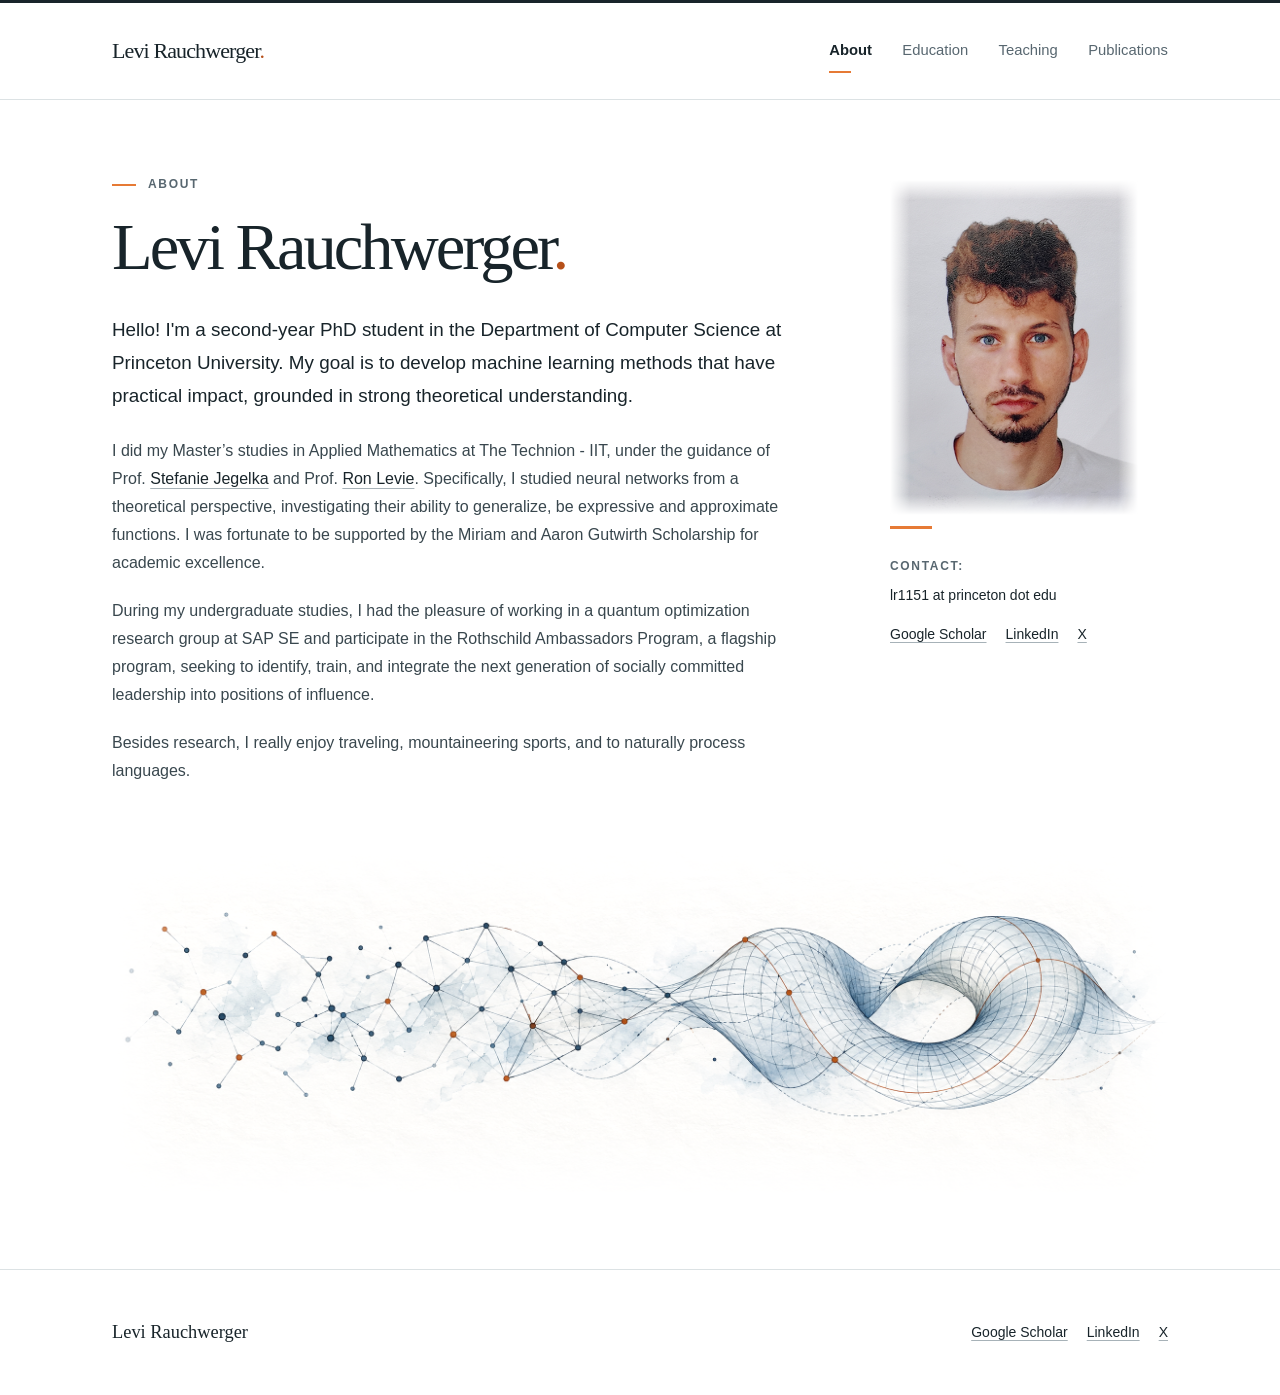
<file: index.html>
<!doctype html>
<html lang="en">
<head>
  <meta charset="utf-8">
  <meta name="viewport" content="width=device-width, initial-scale=1">
  <meta name="description" content="Hello! I'm a second-year PhD student in the Department of Computer Science at Princeton University. My goal is to develop machine learning methods that have practical impact, grounded in strong theoretical understanding.">
  <meta name="theme-color" content="#18242a">
  <title>Levi Rauchwerger</title>
  <link rel="icon" type="image/svg+xml" href="data:image/svg+xml,%3Csvg%20xmlns%3D%22http%3A%2F%2Fwww.w3.org%2F2000%2Fsvg%22%20viewBox%3D%220%200%2064%2064%22%3E%3Crect%20width%3D%2264%22%20height%3D%2264%22%20rx%3D%2212%22%20fill%3D%22%2318242a%22%2F%3E%3Cpath%20d%3D%22M12%2050h40%22%20stroke%3D%22%23e67a35%22%20stroke-width%3D%224%22%2F%3E%3Ctext%20x%3D%2232%22%20y%3D%2240%22%20text-anchor%3D%22middle%22%20font-family%3D%22Georgia%2Cserif%22%20font-size%3D%2230%22%20fill%3D%22white%22%3ELR%3C%2Ftext%3E%3C%2Fsvg%3E">
  <link rel="stylesheet" href="./styles.css?v=portrait-crop-1">
  <link rel="canonical" href="https://levi-rauchwerger.github.io/">
</head>
<body>
  <a class="skip-link" href="#main">Skip to main content</a>
  <header class="site-header">
    <div class="header-inner">
      <a class="wordmark" href="./index.html">Levi Rauchwerger<span aria-hidden="true">.</span></a>
      <nav aria-label="Main navigation"><a href="./index.html" aria-current="page">About</a><a href="./education.html">Education</a><a href="./teaching.html">Teaching</a><a href="./publications.html">Publications</a></nav>
    </div>
  </header>
  <main id="main" class="page about-page" tabindex="-1">
    <div class="about-grid">
      <section class="biography" aria-labelledby="name">
        <div class="section-label">About</div>
        <h1 id="name">Levi<br class="name-break"> Rauchwerger<span class="name-period" aria-hidden="true">.</span></h1>
        <p class="intro" data-source="about-0">Hello! I'm a second-year PhD student in the Department of Computer Science at Princeton University. My goal is to develop machine learning methods that have practical impact, grounded in strong theoretical understanding.</p>
<p class="bio-paragraph" data-source="about-1">I did my Master’s studies in Applied Mathematics at The Technion - IIT, under the guidance of Prof. <a href="https://people.csail.mit.edu/stefje/">Stefanie Jegelka</a> and Prof. <a href="https://sites.google.com/view/ronlevie">Ron Levie</a>. Specifically, I studied neural networks from a theoretical perspective, investigating their ability to generalize, be expressive and approximate functions. I was fortunate to be supported by the Miriam and Aaron Gutwirth Scholarship for academic excellence.</p>
<p class="bio-paragraph" data-source="about-2">During my undergraduate studies, I had the pleasure of working in a quantum optimization research group at SAP SE and participate in the Rothschild Ambassadors Program, a flagship program, seeking to identify, train, and integrate the next generation of socially committed leadership into positions of influence.</p>
<p class="bio-paragraph" data-source="about-3">Besides research, I really enjoy traveling, mountaineering sports, and to naturally process languages.</p>
      </section>
      <aside class="profile" aria-label="Portrait and contact information">
        <div class="portrait-frame"><img class="portrait" src="./portrait.png" alt="Levi Rauchwerger" width="437" height="689" fetchpriority="high"></div>
        <div class="contact"><span class="eyebrow">Contact:</span><a class="email" href="mailto:lr1151@princeton.edu">lr1151 at princeton dot edu</a><div class="social-links"><a href="https://scholar.google.com/citations?user=BbuD-fUAAAAJ&amp;hl=en">Google Scholar</a><a href="https://www.linkedin.com/in/levi-rauchwerger/">LinkedIn</a><a href="https://x.com/levirauchwerger">X</a></div></div>
      </aside>
    </div>
    <figure class="landscape about-landscape"><img src="./graph-geometry.png" alt="Ink and watercolor illustration of a graph network flowing into a curved mathematical surface" width="2172" height="724" loading="lazy"></figure></main>
  <footer class="site-footer"><div class="footer-inner"><a class="footer-name" href="./index.html">Levi Rauchwerger</a><div class="social-links"><a href="https://scholar.google.com/citations?user=BbuD-fUAAAAJ&amp;hl=en">Google Scholar</a><a href="https://www.linkedin.com/in/levi-rauchwerger/">LinkedIn</a><a href="https://x.com/levirauchwerger">X</a></div></div></footer>
</body>
</html>
</file>
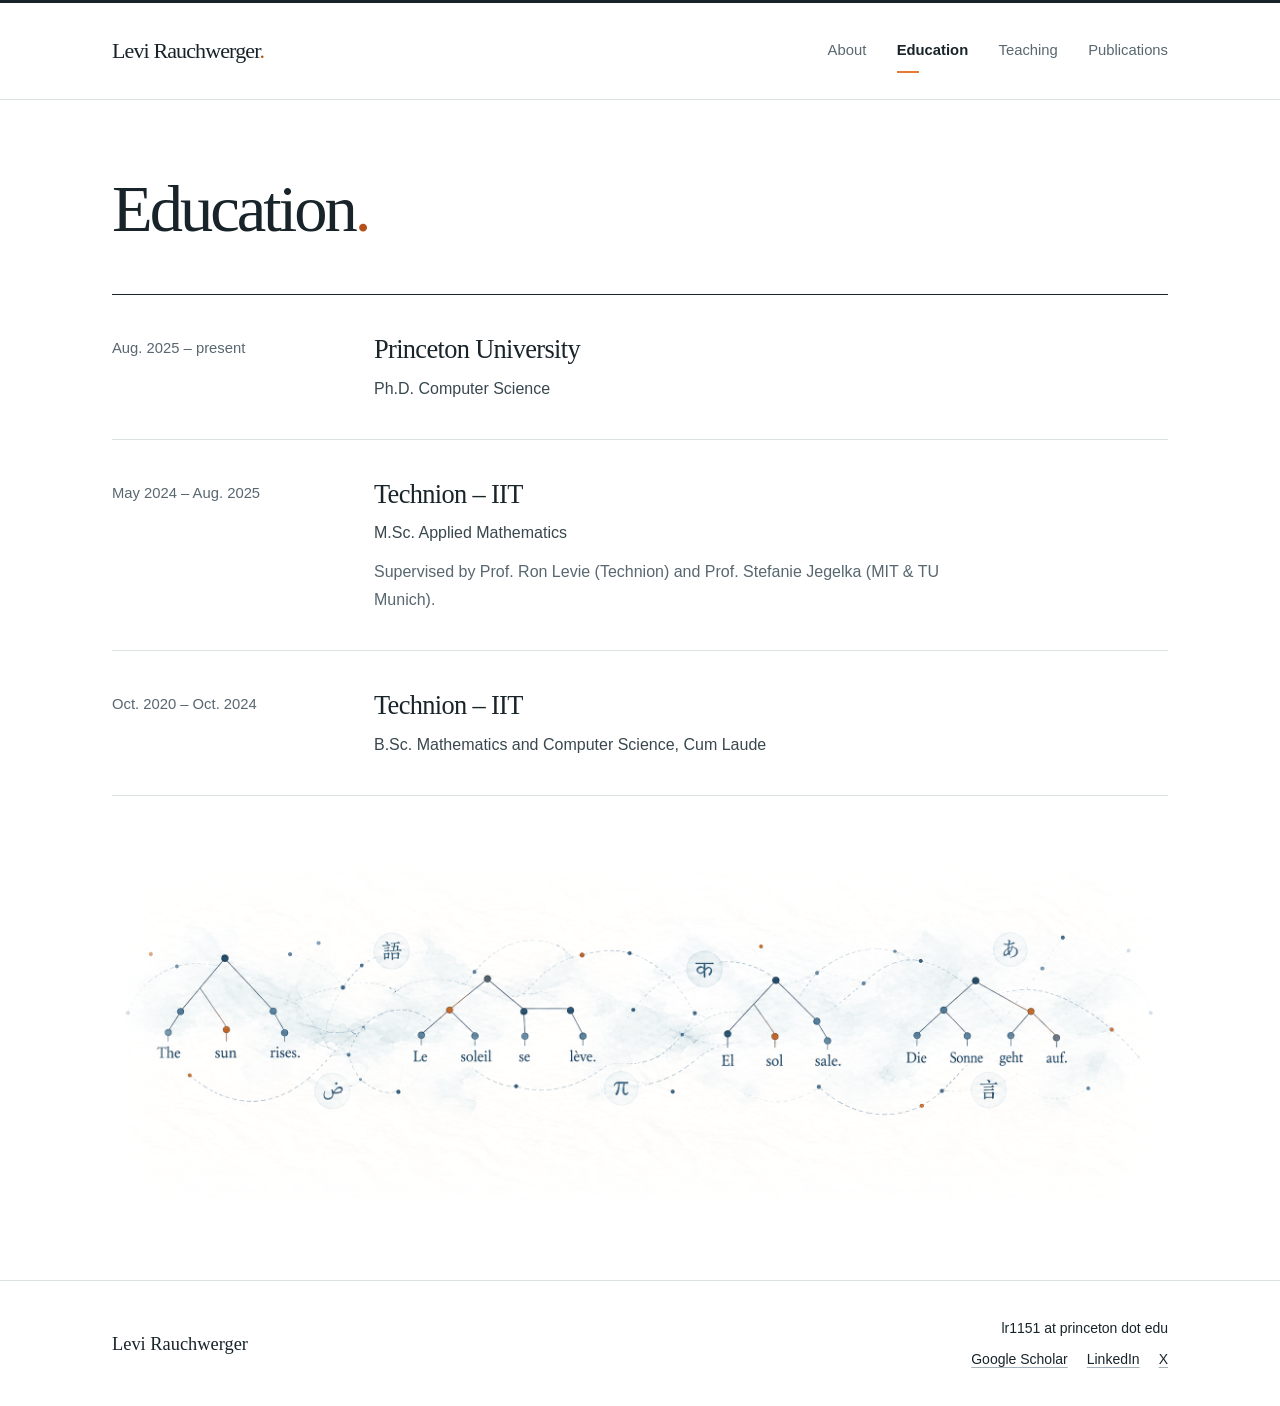
<file: education.html>
<!doctype html>
<html lang="en">
<head>
  <meta charset="utf-8">
  <meta name="viewport" content="width=device-width, initial-scale=1">
  <meta name="description" content="Hello! I'm a second-year PhD student in the Department of Computer Science at Princeton University. My goal is to develop machine learning methods that have practical impact, grounded in strong theoretical understanding.">
  <meta name="theme-color" content="#18242a">
  <title>Education · Levi Rauchwerger</title>
  <link rel="icon" type="image/svg+xml" href="data:image/svg+xml,%3Csvg%20xmlns%3D%22http%3A%2F%2Fwww.w3.org%2F2000%2Fsvg%22%20viewBox%3D%220%200%2064%2064%22%3E%3Crect%20width%3D%2264%22%20height%3D%2264%22%20rx%3D%2212%22%20fill%3D%22%2318242a%22%2F%3E%3Cpath%20d%3D%22M12%2050h40%22%20stroke%3D%22%23e67a35%22%20stroke-width%3D%224%22%2F%3E%3Ctext%20x%3D%2232%22%20y%3D%2240%22%20text-anchor%3D%22middle%22%20font-family%3D%22Georgia%2Cserif%22%20font-size%3D%2230%22%20fill%3D%22white%22%3ELR%3C%2Ftext%3E%3C%2Fsvg%3E">
  <link rel="stylesheet" href="./styles.css?v=portrait-crop-1">
  <link rel="canonical" href="https://levi-rauchwerger.github.io/education.html">
</head>
<body>
  <a class="skip-link" href="#main">Skip to main content</a>
  <header class="site-header">
    <div class="header-inner">
      <a class="wordmark" href="./index.html">Levi Rauchwerger<span aria-hidden="true">.</span></a>
      <nav aria-label="Main navigation"><a href="./index.html">About</a><a href="./education.html" aria-current="page">Education</a><a href="./teaching.html">Teaching</a><a href="./publications.html">Publications</a></nav>
    </div>
  </header>
  <main id="main" class="page education-page" tabindex="-1">
    <div class="page-heading"><h1>Education<span aria-hidden="true">.</span></h1></div>
    <div class="record-list"><article class="record" data-source="education-0"><p class="record-date">Aug. 2025 – present</p><div><h2>Princeton University</h2><p class="degree">Ph.D. Computer Science</p></div></article><article class="record" data-source="education-1"><p class="record-date">May 2024 – Aug. 2025</p><div><h2>Technion – IIT</h2><p class="degree">M.Sc. Applied Mathematics</p><p class="record-detail">Supervised by Prof. Ron Levie (Technion) and Prof. Stefanie Jegelka (MIT &amp; TU Munich).</p></div></article><article class="record" data-source="education-2"><p class="record-date">Oct. 2020 – Oct. 2024</p><div><h2>Technion – IIT</h2><p class="degree">B.Sc. Mathematics and Computer Science, Cum Laude</p></div></article></div><figure class="landscape about-landscape"><img src="./language-structures.png" alt="Ink and watercolor illustration of multilingual symbols connected by branching syntax trees" width="2171" height="724" loading="lazy"></figure></main>
  <footer class="site-footer"><div class="footer-inner"><a class="footer-name" href="./index.html">Levi Rauchwerger</a><div class="contact"><span class="eyebrow">Contact:</span><a class="email" href="mailto:lr1151@princeton.edu">lr1151 at princeton dot edu</a><div class="social-links"><a href="https://scholar.google.com/citations?user=BbuD-fUAAAAJ&amp;hl=en">Google Scholar</a><a href="https://www.linkedin.com/in/levi-rauchwerger/">LinkedIn</a><a href="https://x.com/levirauchwerger">X</a></div></div></div></footer>
</body>
</html>
</file>
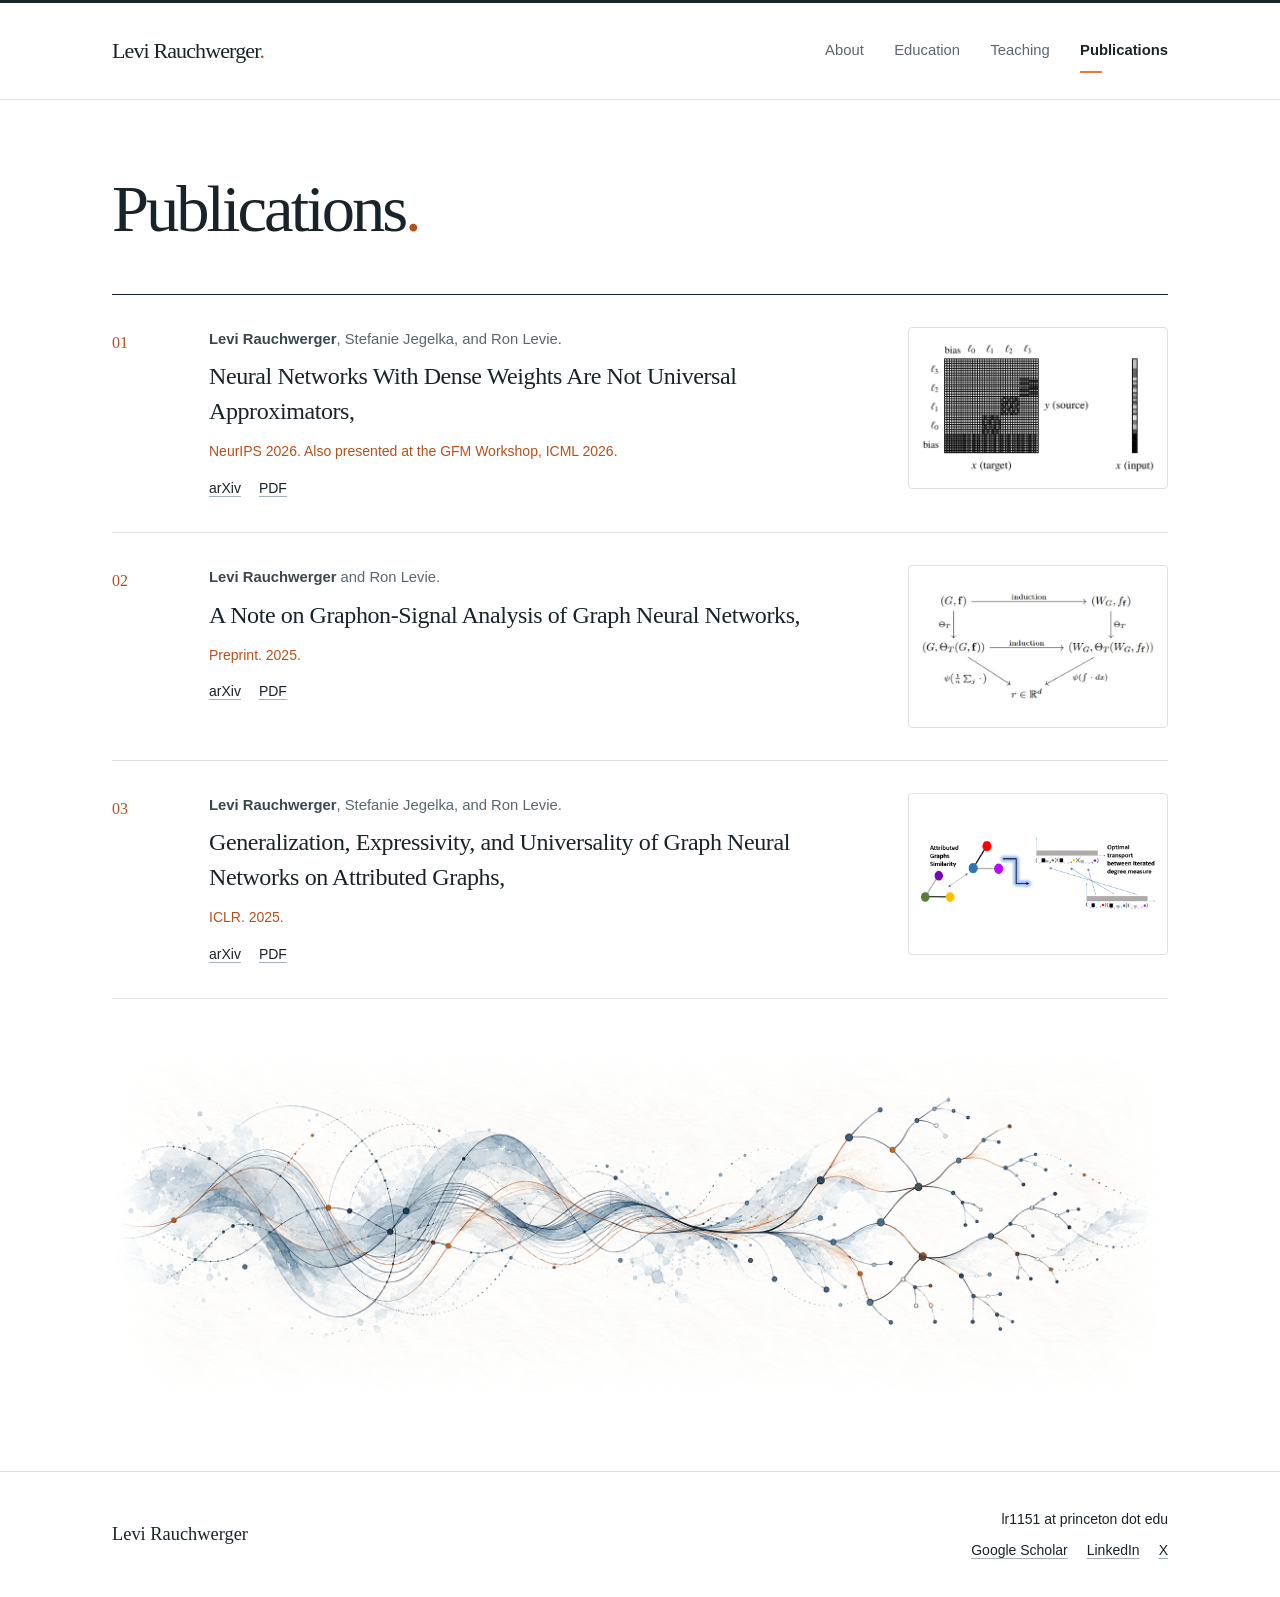
<file: publications.html>
<!doctype html>
<html lang="en">
<head>
  <meta charset="utf-8">
  <meta name="viewport" content="width=device-width, initial-scale=1">
  <meta name="description" content="Hello! I'm a second-year PhD student in the Department of Computer Science at Princeton University. My goal is to develop machine learning methods that have practical impact, grounded in strong theoretical understanding.">
  <meta name="theme-color" content="#18242a">
  <title>Publications · Levi Rauchwerger</title>
  <link rel="icon" type="image/svg+xml" href="data:image/svg+xml,%3Csvg%20xmlns%3D%22http%3A%2F%2Fwww.w3.org%2F2000%2Fsvg%22%20viewBox%3D%220%200%2064%2064%22%3E%3Crect%20width%3D%2264%22%20height%3D%2264%22%20rx%3D%2212%22%20fill%3D%22%2318242a%22%2F%3E%3Cpath%20d%3D%22M12%2050h40%22%20stroke%3D%22%23e67a35%22%20stroke-width%3D%224%22%2F%3E%3Ctext%20x%3D%2232%22%20y%3D%2240%22%20text-anchor%3D%22middle%22%20font-family%3D%22Georgia%2Cserif%22%20font-size%3D%2230%22%20fill%3D%22white%22%3ELR%3C%2Ftext%3E%3C%2Fsvg%3E">
  <link rel="stylesheet" href="./styles.css?v=pub-figures-2">
  <link rel="canonical" href="https://levi-rauchwerger.github.io/publications.html">
</head>
<body>
  <a class="skip-link" href="#main">Skip to main content</a>
  <header class="site-header">
    <div class="header-inner">
      <a class="wordmark" href="./index.html">Levi Rauchwerger<span aria-hidden="true">.</span></a>
      <nav aria-label="Main navigation"><a href="./index.html">About</a><a href="./education.html">Education</a><a href="./teaching.html">Teaching</a><a href="./publications.html" aria-current="page">Publications</a></nav>
    </div>
  </header>
  <main id="main" class="page publications-page" tabindex="-1">
    <div class="page-heading"><h1>Publications<span aria-hidden="true">.</span></h1></div>
    <div class="publication-list"><article class="publication" data-source="publication-0"><div class="publication-number" aria-hidden="true">01</div><p class="citation"><span class="authors"><strong>Levi Rauchwerger</strong>, Stefanie Jegelka, and Ron Levie.</span> <a class="paper-title" href="https://arxiv.org/abs/2602.07618">Neural Networks With Dense Weights Are Not Universal Approximators,</a> <span class="venue">NeurIPS 2026. Also presented at the GFM Workshop, ICML 2026.</span></p><a class="paper-figure" href="https://arxiv.org/abs/2602.07618" tabindex="-1" aria-hidden="true"><img src="./pub-dense-networks.png" alt="" width="1000" height="571" loading="lazy"></a><p class="paper-links"><a href="https://arxiv.org/abs/2602.07618">arXiv</a><a href="https://arxiv.org/pdf/2602.07618">PDF</a></p></article><article class="publication" data-source="publication-1"><div class="publication-number" aria-hidden="true">02</div><p class="citation"><span class="authors"><strong>Levi Rauchwerger</strong> and Ron Levie.</span> <a class="paper-title" href="https://arxiv.org/abs/2508.18564">A Note on Graphon-Signal Analysis of Graph Neural Networks,</a> <span class="venue">Preprint. 2025.</span></p><a class="paper-figure" href="https://arxiv.org/abs/2508.18564" tabindex="-1" aria-hidden="true"><img src="./pub-graphon-note.png?v=2" alt="" width="578" height="277" loading="lazy"></a><p class="paper-links"><a href="https://arxiv.org/abs/2508.18564">arXiv</a><a href="https://arxiv.org/pdf/2508.18564">PDF</a></p></article><article class="publication" data-source="publication-2"><div class="publication-number" aria-hidden="true">03</div><p class="citation"><span class="authors"><strong>Levi Rauchwerger</strong>, Stefanie Jegelka, and Ron Levie.</span> <a class="paper-title" href="https://arxiv.org/abs/2411.05464">Generalization, Expressivity, and Universality of Graph Neural Networks on Attributed Graphs,</a> <span class="venue">ICLR. 2025.</span></p><a class="paper-figure" href="https://arxiv.org/abs/2411.05464" tabindex="-1" aria-hidden="true"><img src="./pub-gnn-attributed-graphs.png" alt="" width="750" height="226" loading="lazy"></a><p class="paper-links"><a href="https://arxiv.org/abs/2411.05464">arXiv</a><a href="https://arxiv.org/pdf/2411.05464">PDF</a></p></article></div>
    <figure class="landscape publication-landscape"><img src="./physics-language.png" alt="Ink and watercolor illustration of wave patterns flowing into branching language-like structures" width="2172" height="724" loading="lazy"></figure></main>
  <footer class="site-footer"><div class="footer-inner"><a class="footer-name" href="./index.html">Levi Rauchwerger</a><div class="contact"><span class="eyebrow">Contact:</span><a class="email" href="mailto:lr1151@princeton.edu">lr1151 at princeton dot edu</a><div class="social-links"><a href="https://scholar.google.com/citations?user=BbuD-fUAAAAJ&amp;hl=en">Google Scholar</a><a href="https://www.linkedin.com/in/levi-rauchwerger/">LinkedIn</a><a href="https://x.com/levirauchwerger">X</a></div></div></div></footer>
</body>
</html>
</file>
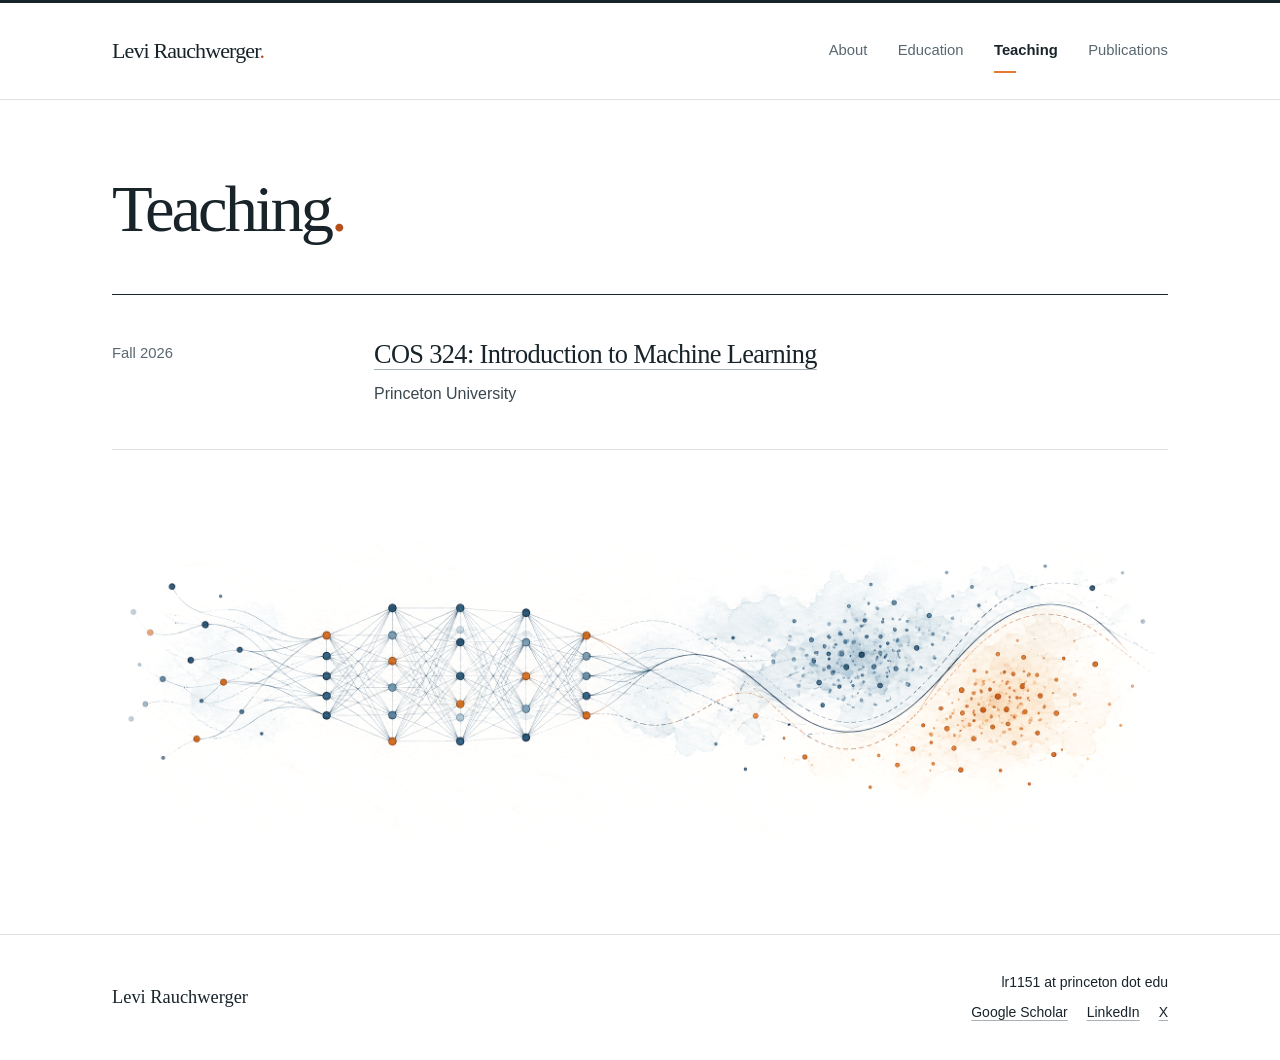
<file: teaching.html>
<!doctype html>
<html lang="en">
<head>
  <meta charset="utf-8">
  <meta name="viewport" content="width=device-width, initial-scale=1">
  <meta name="description" content="Hello! I'm a second-year PhD student in the Department of Computer Science at Princeton University. My goal is to develop machine learning methods that have practical impact, grounded in strong theoretical understanding.">
  <meta name="theme-color" content="#18242a">
  <title>Teaching · Levi Rauchwerger</title>
  <link rel="icon" type="image/svg+xml" href="data:image/svg+xml,%3Csvg%20xmlns%3D%22http%3A%2F%2Fwww.w3.org%2F2000%2Fsvg%22%20viewBox%3D%220%200%2064%2064%22%3E%3Crect%20width%3D%2264%22%20height%3D%2264%22%20rx%3D%2212%22%20fill%3D%22%2318242a%22%2F%3E%3Cpath%20d%3D%22M12%2050h40%22%20stroke%3D%22%23e67a35%22%20stroke-width%3D%224%22%2F%3E%3Ctext%20x%3D%2232%22%20y%3D%2240%22%20text-anchor%3D%22middle%22%20font-family%3D%22Georgia%2Cserif%22%20font-size%3D%2230%22%20fill%3D%22white%22%3ELR%3C%2Ftext%3E%3C%2Fsvg%3E">
  <link rel="stylesheet" href="./styles.css?v=portrait-crop-1">
  <link rel="canonical" href="https://levi-rauchwerger.github.io/teaching.html">
</head>
<body>
  <a class="skip-link" href="#main">Skip to main content</a>
  <header class="site-header">
    <div class="header-inner">
      <a class="wordmark" href="./index.html">Levi Rauchwerger<span aria-hidden="true">.</span></a>
      <nav aria-label="Main navigation"><a href="./index.html">About</a><a href="./education.html">Education</a><a href="./teaching.html" aria-current="page">Teaching</a><a href="./publications.html">Publications</a></nav>
    </div>
  </header>
  <main id="main" class="page teaching-page" tabindex="-1">
    <div class="page-heading"><h1>Teaching<span aria-hidden="true">.</span></h1></div>
    <div class="record-list"><article class="record teaching-record" data-source="teaching"><p class="record-date">Fall 2026</p><div><h2><a href="https://princeton-cos324.github.io/">COS 324: Introduction to Machine Learning</a></h2><p class="degree">Princeton University</p></div></article></div><figure class="landscape about-landscape"><img src="./machine-learning.png" alt="Ink and watercolor illustration of a neural network learning patterns from data points" width="2171" height="724" loading="lazy"></figure></main>
  <footer class="site-footer"><div class="footer-inner"><a class="footer-name" href="./index.html">Levi Rauchwerger</a><div class="contact"><span class="eyebrow">Contact:</span><a class="email" href="mailto:lr1151@princeton.edu">lr1151 at princeton dot edu</a><div class="social-links"><a href="https://scholar.google.com/citations?user=BbuD-fUAAAAJ&amp;hl=en">Google Scholar</a><a href="https://www.linkedin.com/in/levi-rauchwerger/">LinkedIn</a><a href="https://x.com/levirauchwerger">X</a></div></div></div></footer>
</body>
</html>
</file>
<file: styles.css>
:root {
  color-scheme: light;
  --ink: #18242a;
  --body: #39474e;
  --muted: #586770;
  --accent: #b6501a;
  --bright: #e67a35;
  --rule: #dce2e4;
  --paper: #fff;
  --serif: Georgia, 'Times New Roman', serif;
  --sans: 'Segoe UI', -apple-system, BlinkMacSystemFont, Arial, sans-serif;
}
* { box-sizing: border-box; }
html { scroll-behavior: smooth; }
body { margin: 0; background: var(--paper); color: var(--body); font-family: var(--sans); font-size: 1rem; line-height: 1.75; -webkit-font-smoothing: antialiased; }
a { color: var(--ink); text-decoration-color: #a7b2b8; text-decoration-thickness: 1px; text-underline-offset: .22em; transition: color .15s, text-decoration-color .15s; }
a:hover { color: var(--accent); text-decoration-color: var(--accent); }
a:focus-visible { outline: 3px solid var(--accent); outline-offset: 5px; border-radius: 2px; }
img { max-width: 100%; display: block; }
p, h1, h2, figure { margin: 0; }
.skip-link { position: fixed; z-index: 5; top: .6rem; left: 1rem; padding: .6rem 1rem; background: var(--ink); color: white; transform: translateY(-180%); }
.skip-link:focus { transform: translateY(0); }
.site-header { border-top: 3px solid var(--ink); border-bottom: 1px solid var(--rule); }
.header-inner { max-width: 1140px; min-height: 96px; margin: auto; padding: 1.2rem 42px; display: flex; align-items: center; justify-content: space-between; gap: 2rem; }
.wordmark { font-family: var(--serif); font-size: 1.375rem; letter-spacing: -.04em; line-height: 1.2; text-decoration: none; white-space: nowrap; }
.wordmark span { color: var(--accent); }
nav { display: flex; align-items: center; gap: 1.9rem; }
nav a { position: relative; padding: .55rem 0; font-size: .925rem; color: var(--muted); text-decoration: none; }
nav a[aria-current] { color: var(--ink); font-weight: 600; }
nav a[aria-current]::after { content: ''; position: absolute; height: 2px; bottom: 0; width: 22px; background: var(--bright); left: 0; }
.page { max-width: 1056px; margin: 0 auto; padding: 74px 0 72px; min-height: calc(100vh - 257px); }
.about-grid { display: grid; grid-template-columns: minmax(0, 690px) 248px; column-gap: 88px; align-items: start; }
.section-label, .eyebrow { font-size: .75rem; letter-spacing: .14em; text-transform: uppercase; font-weight: 600; color: var(--muted); }
.section-label { margin-bottom: 17px; display: flex; align-items: center; gap: 12px; }
.section-label::before { content: ''; width: 24px; height: 2px; background: var(--bright); }
h1 { font-family: var(--serif); font-weight: 400; color: var(--ink); font-size: clamp(2.75rem, 5.2vw, 4.5rem); line-height: 1.06; letter-spacing: -.045em; }
h1 > span { color: var(--accent); }
.biography h1 { margin-bottom: 30px; }
.name-break { display: none; }
.intro { font-size: 1.18rem; line-height: 1.75; color: var(--ink); margin-bottom: 25px; }
.bio-paragraph { margin-top: 20px; }
.biography a { font-weight: 500; }
.profile { padding-top: 6px; }
.portrait-frame { position: relative; padding-bottom: 14px; }
.portrait-frame::after { content: ''; display: block; position: absolute; bottom: 0; left: 0; width: 42px; height: 3px; background: var(--bright); }
.portrait { width: 100%; height: auto; aspect-ratio: 437 / 590; object-fit: cover; object-position: center top; border-radius: 2px;
  /* Fade only the outer border; the face remains fully opaque and unfiltered. */
  -webkit-mask-image: linear-gradient(to right, transparent, #000 8%, #000 92%, transparent), linear-gradient(to bottom, transparent, #000 6%, #000 94%, transparent);
  -webkit-mask-composite: source-in;
  mask-image: linear-gradient(to right, transparent, #000 8%, #000 92%, transparent), linear-gradient(to bottom, transparent, #000 6%, #000 94%, transparent);
  mask-composite: intersect;
}
.contact { margin-top: 27px; }
.contact .eyebrow { display: block; margin-bottom: 6px; }
.email { display: block; font-size: .875rem; text-decoration: none; overflow-wrap: anywhere; }
.social-links { display: flex; flex-wrap: wrap; column-gap: 19px; row-gap: 7px; margin-top: 15px; }
.social-links a { font-size: .875rem; white-space: nowrap; }
.landscape { overflow: hidden; border-radius: 2px; }
.landscape img { width: 100%; height: auto;
  filter: brightness(1.025) saturate(.92);
  -webkit-mask-image: linear-gradient(to right, transparent, #000 6%, #000 94%, transparent), linear-gradient(to bottom, transparent, #000 18%, #000 82%, transparent);
  -webkit-mask-composite: source-in;
  mask-image: linear-gradient(to right, transparent, #000 6%, #000 94%, transparent), linear-gradient(to bottom, transparent, #000 18%, #000 82%, transparent);
  mask-composite: intersect;
}
.about-landscape { margin-top: 60px; }
.page-heading { padding-bottom: 49px; }
.record-list { border-top: 1px solid var(--ink); }
.record { display: grid; grid-template-columns: 224px minmax(0, 1fr); column-gap: 38px; padding: 36px 0; border-bottom: 1px solid var(--rule); }
.record-date { font-size: .925rem; color: var(--muted); padding-top: 5px; }
.record h2 { font-family: var(--serif); font-size: 1.65rem; line-height: 1.4; letter-spacing: -.025em; color: var(--ink); font-weight: 400; }
.degree { margin-top: 7px; }
.record-detail { max-width: 600px; margin-top: 11px; color: var(--muted); }
.teaching-record { padding-top: 41px; padding-bottom: 41px; }
.publication-list { border-top: 1px solid var(--ink); }
.publication { display: grid; grid-template-columns: 65px minmax(0, 1fr) 260px; grid-template-rows: auto 1fr; column-gap: 32px; padding: 32px 0; border-bottom: 1px solid var(--rule); }
.publication-number { grid-row: 1 / span 2; }
.paper-figure { grid-column: 3; grid-row: 1 / span 2; align-self: start; display: flex; align-items: center; justify-content: center; aspect-ratio: 16 / 10; padding: 8px; border: 1px solid var(--rule); border-radius: 4px; background: #fff; transition: border-color .15s; }
.paper-figure:hover { border-color: #a7b2b8; }
.paper-figure img { width: 100%; height: 100%; object-fit: contain; }
.paper-links { grid-column: 2; display: flex; gap: 18px; margin-top: 12px; font-size: .875rem; font-weight: 500; }
.publication-number { font-family: var(--serif); font-size: 1rem; color: var(--accent); padding-top: 2px; }
.citation { min-width: 0; }
.authors { display: block; font-size: .925rem; color: var(--muted); }
.authors strong { font-weight: 600; color: var(--body); }
.paper-title { display: block; text-decoration: none; font-family: var(--serif); font-size: 1.5rem; line-height: 1.45; letter-spacing: -.017em; color: var(--ink); margin-top: 7px; }
a.paper-title:hover { color: var(--accent); }
.venue { display: block; font-size: .875rem; font-weight: 500; color: var(--accent); margin-top: 10px; }
.publication-landscape { margin-top: 48px; }
.site-footer { border-top: 1px solid var(--rule); }
.footer-inner { max-width: 1056px; margin: auto; min-height: 125px; display: flex; align-items: center; justify-content: space-between; gap: 2rem; padding: 28px 0; }
.footer-name { font-family: var(--serif); font-size: 1.15rem; text-decoration: none; }
.footer-inner > .social-links { margin: 0; }
.footer-inner .contact { margin: 0; text-align: right; }
.footer-inner .contact .eyebrow { display: none; }
.footer-inner .contact .social-links { margin-top: 6px; justify-content: flex-end; }
@media (max-width: 1140px) {
  .page, .footer-inner { margin-left: 42px; margin-right: 42px; }
  .about-grid { grid-template-columns: minmax(0, 1fr) 225px; gap: 54px; }
  .biography h1 { font-size: clamp(2.5rem, 5.2vw, 4.5rem); }
  .publication { grid-template-columns: 50px minmax(0, 1fr) 220px; column-gap: 24px; }
}
@media (max-width: 760px) {
  .header-inner { min-height: 116px; align-items: flex-start; flex-direction: column; gap: 14px; padding: 22px 24px 16px; }
  .wordmark { font-size: 1.3rem; }
  nav { gap: 25px; width: 100%; justify-content: flex-start; flex-wrap: wrap; }
  nav a { font-size: .875rem; padding: .25rem 0 .55rem; }
  .page, .footer-inner { margin-left: 24px; margin-right: 24px; }
  .page { padding-top: 42px; padding-bottom: 44px; min-height: calc(100vh - 310px); }
  .about-grid { grid-template-columns: minmax(0, 1fr); gap: 36px; }
  .biography h1 { font-size: clamp(2.55rem, 8.5vw, 4rem); margin-bottom: 24px; }
  .intro { font-size: 1.1rem; }
  .profile { display: grid; grid-template-columns: minmax(100px, 150px) minmax(0, 1fr); gap: 24px; padding: 0; }
  .profile .contact { margin-top: 7px; }
  .profile .social-links { flex-direction: column; gap: 8px; }
  .email { font-size: .875rem; }
  .about-landscape { margin-top: 40px; }
  .page-heading { padding-bottom: 30px; }
  .page-heading h1 { font-size: clamp(2.7rem, 10vw, 4rem); }
  .record { grid-template-columns: 1fr; gap: 12px; padding: 26px 0; }
  .record-date { padding: 0; }
  .record h2 { font-size: 1.45rem; }
  .publication { grid-template-columns: 28px minmax(0, 1fr); grid-template-rows: auto; column-gap: 13px; padding: 26px 0; }
  .publication-number { grid-row: 1; }
  .paper-figure { grid-column: 2; grid-row: auto; margin-top: 16px; max-width: 360px; width: 100%; }
  .paper-links { grid-row: auto; }
  .paper-title { font-size: 1.3rem; }
  .footer-inner { align-items: flex-start; flex-direction: column; gap: 13px; min-height: 130px; }
  .footer-inner .contact { text-align: left; }
  .footer-inner .contact .social-links { justify-content: flex-start; }
}
@media (max-width: 360px) {
  nav { gap: 16px; }
  .profile { grid-template-columns: 110px minmax(0, 1fr); gap: 18px; }
}
@media (prefers-reduced-motion: reduce) { html { scroll-behavior: auto; } a { transition: none; } }
@media print {
  .site-header, .site-footer, .skip-link, .landscape { display: none; }
  .page { margin: 0; padding: 0; max-width: none; }
  .about-grid { grid-template-columns: 1fr 180px; gap: 30px; }
  .publication, .record { break-inside: avoid; }
}
</file>
